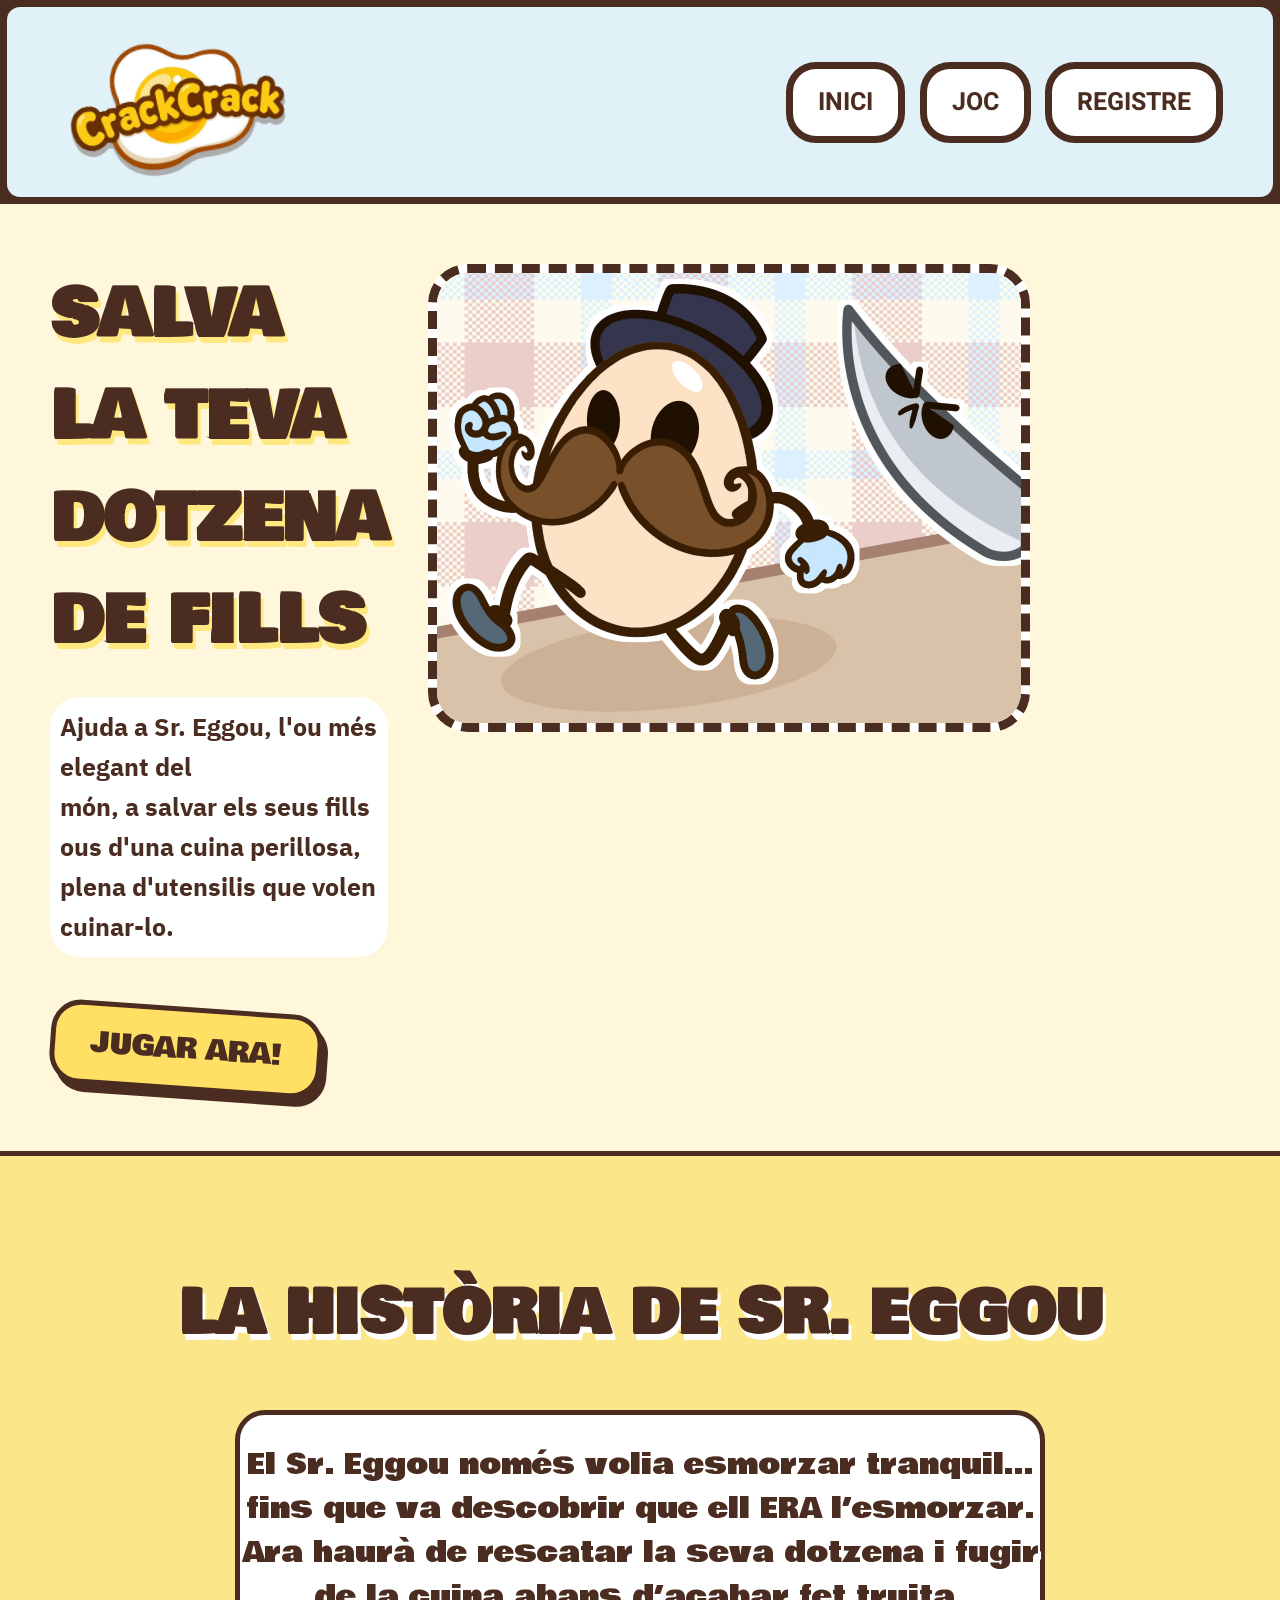
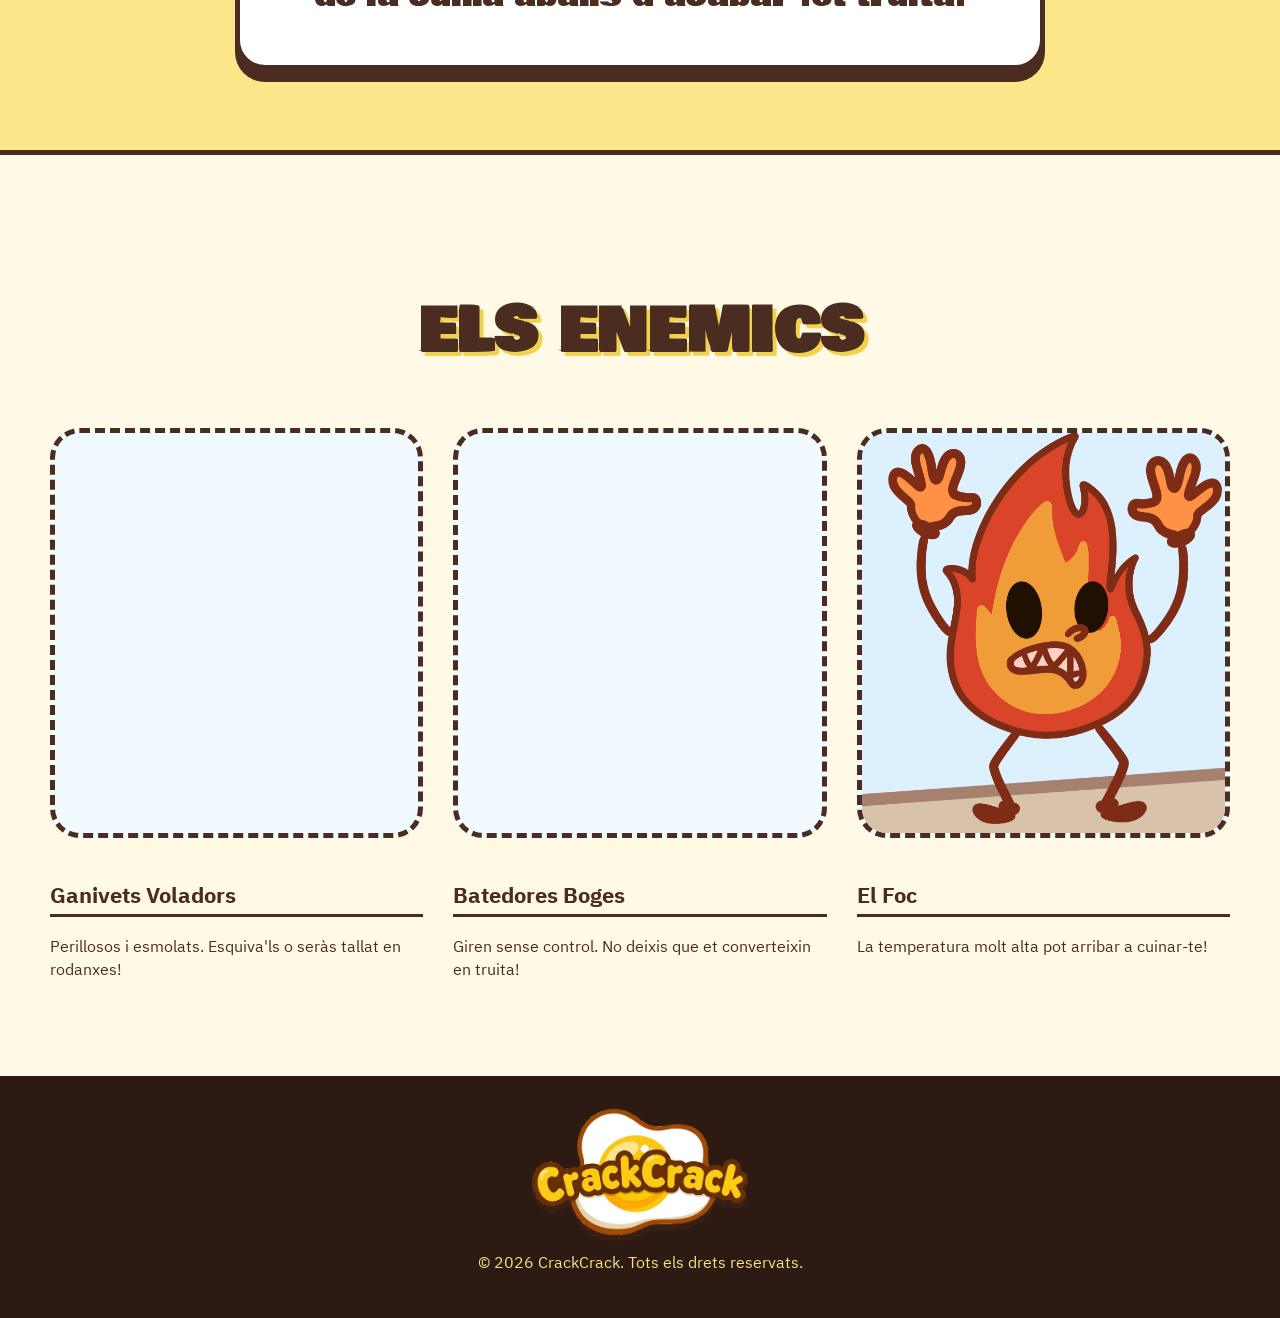
<file: index.html>
<!DOCTYPE html>
<html lang="ca">
<head>
    <meta charset="UTF-8">
    <meta name="viewport" content="width=device-width, initial-scale=1.0">
    <title>Crack Crack - El Joc</title>
    <link rel="stylesheet" href="estils.css">
</head>
<body>

    <header class="header">
        <div class="logo-contenidor">
    <img src="logocrackcrack.png" alt="Logo Crack Crack" class="logo-imatge">
</div>
        <nav class="nav">
            <a href="index.html" class="btn-nav">INICI</a>
            <a href="joc.html" class="btn-nav">JOC</a>
            <a href="contacte.html" class="btn-nav">REGISTRE</a>
        </nav>
    </header>

    <section class="hero">
    <div class="hero-content">
        <h1>SALVA LA TEVA DOTZENA DE FILLS</h1>
        <p>Ajuda a Sr. Eggou, l'ou més elegant del<br>món, a salvar els seus fills ous d'una cuina perillosa, plena d'utensilis que volen cuinar-lo.</p>
        
        <a href="joc.html" class="btn-jugar" onclick="reproduirPop(event)">JUGAR ARA!</a>
    </div>
    
    <div class="image-placeholder">
        <img src="ImatgePresent.jpg">
    </div>
</section>

<audio id="audio-pop" src="pop.mp3"></audio>

<script>
function reproduirPop(event) {
    const so = document.getElementById('audio-pop');
    const desti = event.currentTarget.href;
    
    event.preventDefault();
    
    so.play();
    
    setTimeout(function() {
        window.location.href = desti;
    }, 250); 
}
</script>

    <section class="historia">
        <h2>LA HISTÒRIA DE SR. EGGOU</h2>
        <div class="caixa-gran"><p>El Sr. Eggou només volia esmorzar tranquil… fins que va descobrir que ell ERA l’esmorzar. Ara haurà de rescatar la seva dotzena i fugir de la cuina abans d’acabar fet truita.</div>
    </section>

    <section class="enemics">
        <h2>ELS ENEMICS</h2>
        <div class="grid-enemics">
            <div class="enemic">
                <div class="img-placeholder"></div>
                <h3>Ganivets Voladors</h3>
                <p>Perillosos i esmolats. Esquiva'ls o seràs tallat en rodanxes!</p>
            </div>
            <div class="enemic">
                <div class="img-placeholder"></div>
                <h3>Batedores Boges</h3>
                <p>Giren sense control. No deixis que et converteixin en truita!</p>
            </div>
            <div class="enemic">
                <div class="img-placeholder"><img src="focenemic.jpg" alt="Enemic el Foc" class="img-enemic"></div>
                <h3>El Foc</h3>
                <p>La temperatura molt alta pot arribar a cuinar-te!</p>
            </div>
        </div>
    </section>

    <footer class="footer">
        <img src="logocrackcrack.png" alt="Logo Crack Crack" class="logo-imatge">
        <p>&copy; 2026 CrackCrack. Tots els drets reservats.</p>
    </footer>

    <audio id="so-clack" src="pop.mp3"></audio>

</body>
</html>
</file>
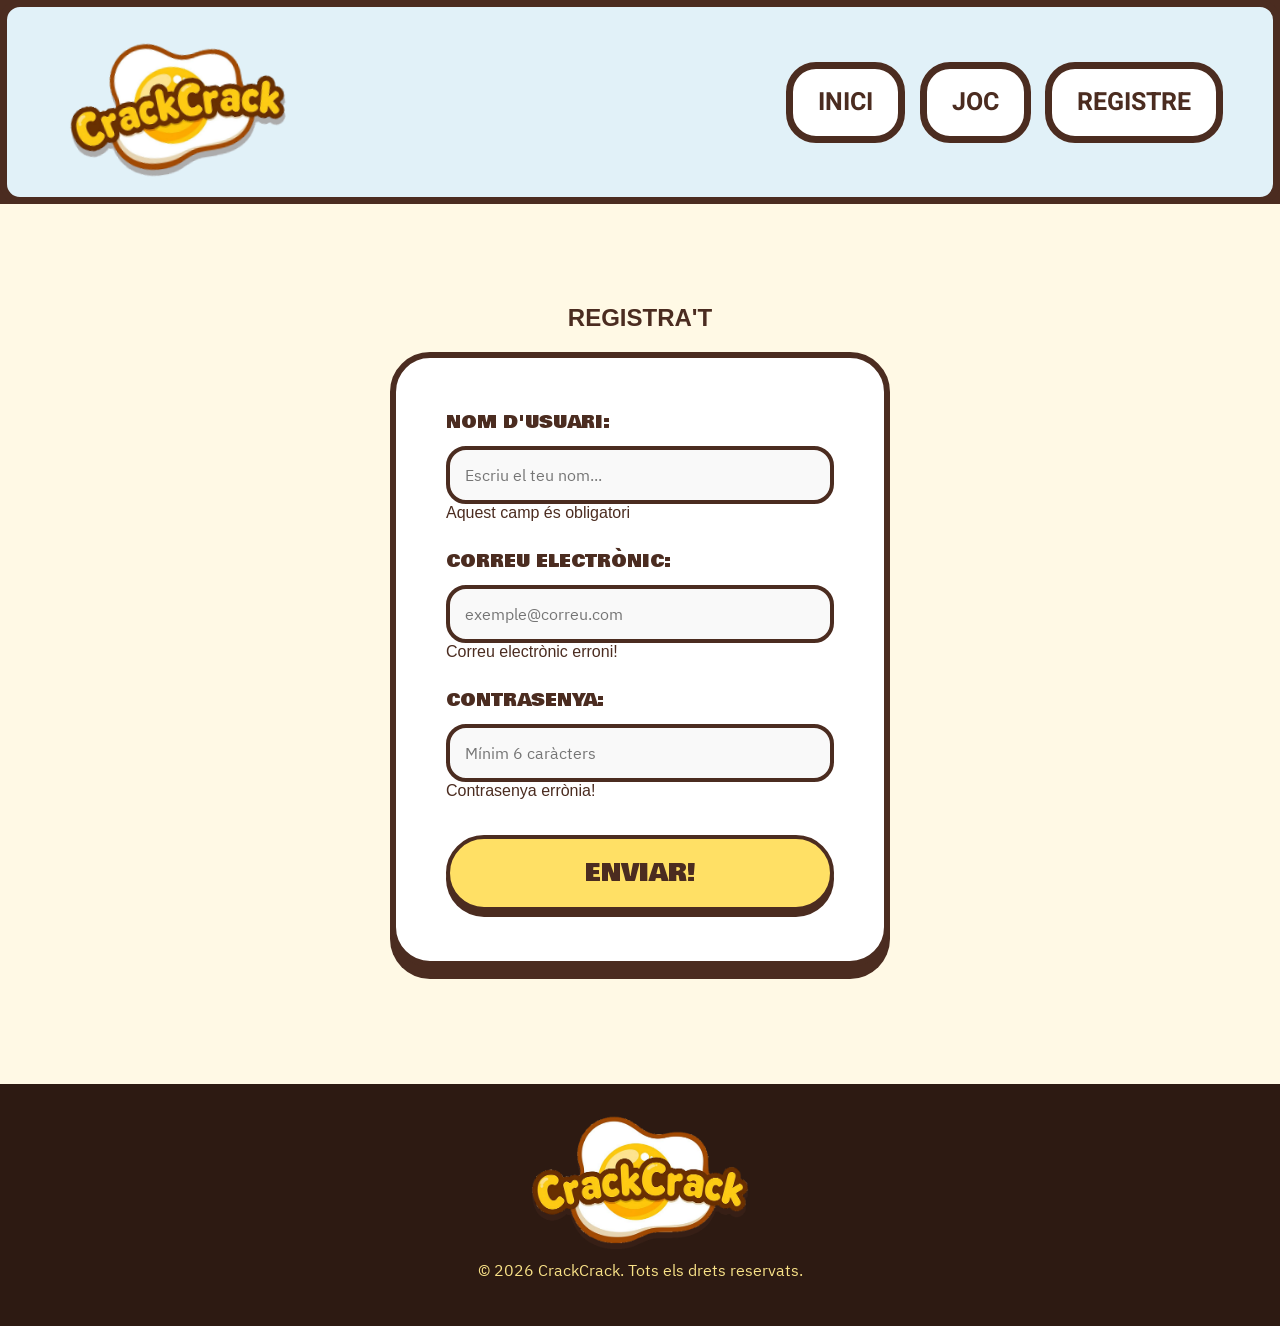
<file: contacte.html>
<!DOCTYPE html>
<html lang="ca">
<head>
    <meta charset="UTF-8">
    <meta name="viewport" content="width=device-width, initial-scale=1.0">
    <title>Crack Crack - El Joc</title>
    <link rel="stylesheet" href="estils.css">
</head>

<body>

    <header class="header">
        <div class="logo-contenidor">
            <img src="logocrackcrack.png" alt="Logo Crack Crack" class="logo-imatge">
        </div>
        <nav class="nav">
            <a href="index.html" class="btn-nav">INICI</a>
            <a href="joc.html" class="btn-nav">JOC</a>
            <a href="contacte.html" class="btn-nav">REGISTRE</a>
        </nav>
    </header>

    <section class="seccio-contacte">
        <h2 class="titol-bowlby">REGISTRA'T</h2>
        <form id="formulari-registre" class="form-estil" novalidate>
            <div class="camp">
                <label for="nom">Nom d'usuari:</label>
                <input type="text" id="nom" placeholder="Escriu el teu nom...">
                <span class="error-msg" id="error-nom">Aquest camp és obligatori</span>
            </div>

            <div class="camp">
                <label for="email">Correu electrònic:</label>
                <input type="email" id="email" placeholder="exemple@correu.com">
                <span class="error-msg" id="error-email">Correu electrònic erroni!</span>
            </div>

            <div class="camp">
                <label for="password">Contrasenya:</label>
                <input type="password" id="password" placeholder="Mínim 6 caràcters">
                <span class="error-msg" id="error-pass">Contrasenya errònia!</span>
            </div>

            <button type="submit" class="btn-enviar">ENVIAR!</button>
        </form>
    </section>

    <footer class="footer">
        <img src="logocrackcrack.png" alt="Logo Crack Crack" class="logo-imatge">
        <p>&copy; 2026 CrackCrack. Tots els drets reservats.</p>
    </footer>

    <script>
        document.getElementById('formulari-registre').addEventListener('submit', function(event) {
            let esValid = true;

            const nom = document.getElementById('nom');
            const errorNom = document.getElementById('error-nom');
            if (nom.value.trim() === "") {
                errorNom.textContent = "Has de posar un nom!";
                errorNom.style.display = "block";
                nom.classList.add('input-error');
                esValid = false;
            } else {
                errorNom.style.display = "none";
                nom.classList.remove('input-error');
            }

            const email = document.getElementById('email');
            const errorEmail = document.getElementById('error-email');
            const emailRegex = /^[^\s@]+@[^\s@]+\.[^\s@]+$/;
            if (!emailRegex.test(email.value)) {
                errorEmail.textContent = "Correu electrònic erroni!";
                errorEmail.style.display = "block";
                email.classList.add('input-error');
                esValid = false;
            } else {
                errorEmail.style.display = "none";
                email.classList.remove('input-error');
            }

            const pass = document.getElementById('password');
            const errorPass = document.getElementById('error-pass');
            if (pass.value.length < 6) {
                errorPass.textContent = "Contrasenya errònia!";
                errorPass.style.display = "block";
                pass.classList.add('input-error');
                esValid = false;
            } else {
                errorPass.style.display = "none";
                pass.classList.remove('input-error');
            }

            if (!esValid) {
                event.preventDefault();
            } else {
                alert("Benvingut a CrackCrack!");
            }
        });
    </script>

</body>
</html>
</file>
<file: estils.css>
@import url('https://fonts.googleapis.com/css2?family=Heebo:wght@400;700&family=Pridi:wght@400;600;700&display=swap');
@import url('https://fonts.googleapis.com/css2?family=Bowlby+One&family=Heebo:wght@400;700&family=Pridi:wght@400;600;700&display=swap');
@import url('https://fonts.googleapis.com/css2?family=Bitcount+Grid+Double+Ink:wght@100..900&family=Bowlby+One&family=IBM+Plex+Sans+Hebrew:wght@100;200;300;400;500;600;700&display=swap');

body {
    margin: 0;
    padding: 0;
    font-family: 'Segoe UI', sans-serif;
    color: #4B2C20;
    background-color: #4B2C20;
}

.header {
    background-color: #E1F1F8;
    padding: 20px 50px;
    display: flex;
    justify-content: space-between;
    align-items: center;
    border: 7px solid #4B2C20;
    border-radius: 20px;
}
.logo-contenidor {
    display: inline-block;
    padding: 10px;
    
    transform: rotate(-9deg); 
}

.logo-imatge {
    height: 130px !important; 
    width: auto !important;
    
    display: block;

    filter: drop-shadow(0 6px 0 #4b2c2059);
}
.btn-nav {
    text-decoration: none;
    color: #4B2C20;
    border: 7px solid #4B2C20;
    padding: 15px 25px;
    border-radius: 30px;
    margin-left: 10px;
    background: white;
    font-family: 'Heebo', sans-serif;
    font-weight: bold;
    font-size: 25px
}

.hero {
    background-color: #fff7dc;
    padding: 60px 50px;
    display: flex;
    gap: 40px;
    border-bottom: 5px solid #4B2C20;
}

.hero-content { 
    flex: 1; 
}

.hero-content h1 {
    font-family: 'Bowlby One';
    font-size: 65px;
    color: #4B2C20;
    text-shadow: 3px 6px 0px #ffe87f;
    margin-top: 0;
    margin-bottom: 20px;
}
.hero-content p {
    font-family: 'IBM Plex Sans Hebrew';
    font-size: 25px;
    font-weight: bold;
    color: #4B2C20;
    line-height: 1.6;
    max-width: 500px;
    margin-bottom: 30px;
    background-color: #feffff;
    padding: 10px;
    border-radius: 30px;
}

.btn-jugar {
    display: inline-block;
    background-color: #ffe065;
    color: #4B2C20;
    padding: 15px 35px;
    text-decoration: none;
    font-family: 'Bowlby One';
    font-size: 28px;
    border: 5px solid #4B2C20;
    border-radius: 30px;
    box-shadow: 6px 8px 0 #4B2C20;
    margin-top: 20px;
    transform: rotate(4deg); 
}

.image-placeholder {
    width: 650px;
    height: 450px;
    background-color: #FFFFFF;
    position: relative;
    
    border: 9px dashed #4B2C20;
    border-radius: 40px;
    margin-right: 200px;
    
    display: flex;
    justify-content: center;
    align-items: center;
    overflow: hidden;
}

.image-placeholder img {
    width: 100%;
    height: 100%;
    
    object-fit: cover;
    
    display: block;
}

.historia {
    font-family: 'Bowlby One';
    font-size: 40px;
    text-shadow:3px 6px 0px#FFFFFF;
    background-color: #FCE68A;
    padding: 60px 20px;
    text-align: center;
    border-bottom: 5px solid #4B2C20;
}

.caixa-gran {
    background: white;
    border: 5px solid #4B2C20;
    box-shadow: 0px 12px 0px #4B2C20;
    height: 250px;
    border-radius: 30px;
    max-width: 800px;
    margin: 20px auto;
    font-family: 'Bowlby One', cursive;
    font-size: 28px;
    color: #4B2C20;
}

.enemics {
    background-color: #FFF9E5;
    padding: 80px 50px;
    text-align: center;
}

.enemics h2 {
    font-family: 'Bowlby One', cursive;
    font-size: 60px;
    color: #4B2C20;
    text-transform: uppercase;
    margin-bottom: 50px;
    text-shadow: 4px 4px 0px #F2D14C; 
}

.grid-enemics {
    display: flex;
    justify-content: center;
    gap: 30px;
    margin-top: 30px;
    max-width: 1200px;
    margin-left: auto;
    margin-right: auto;
}

.enemic {
    flex: 1;
    text-align: left;
}

.img-placeholder {
    background-color: #f0faff;
    border: 5px dashed #4B2C20;
    border-radius: 30px;
    height: 400px;
    margin-bottom: 20px;
}

.enemic h3 {
    font-family: 'IBM Plex Sans Hebrew';
    font-size: 22px;
    color: #4B2C20;
    margin-bottom: 8px;
    border-bottom: 3px solid #4B2C20;
    display: inline-block;
    width: 100%;
    padding-bottom: 5px;
}

.enemic p {
    font-family: 'IBM Plex Sans Hebrew';
    font-size: 16px;
    color: #4B2C20;
    line-height: 1.4;
    margin-top: 10px;
}

.img-placeholder {
    overflow: hidden;
    display: flex;
    justify-content: center;
    align-items: center;
}

.img-placeholder img {
    width: 100%;
    height: 100%;
    object-fit: cover;
    display: block;
}
.seccio-joc {
    background-color: #FFF9E5;
    padding: 20px 20px;
    display: flex;
    justify-content: center;
    align-items: center;
    min-height: 80vh;
}

.contenedor-phaser {
    background-color: #E1F1F8;
    border: 6px solid #4B2C20;
    border-radius: 40px;
    padding: 40px;
    box-shadow: 0 12px 0 #4B2C20;
    position: relative;
}

#game-placeholder {
    width: 800px;
    height: 600px;
    background-color: #fcfcfc;
    border: 5px dashed #4B2C20;
    border-radius: 20px;
    
    display: flex;
    justify-content: center;
    align-items: center;
    color: #4B2C20;
    font-family: 'IBM Plex Sans Hebrew', sans-serif;
    font-weight: bold;
    text-transform: uppercase;
    opacity: 0.6;
}
.footer {
    background-color: #2D1A12;
    color: #F8E187;
    text-align: center;
    padding: 30px;
    display: flex;
    flex-direction: column;
    align-items: center;
    font-family: 'IBM Plex Sans Hebrew';
}

.seccio-contacte {
    background-color: #FFF9E5;
    padding: 80px 20px;
    display: flex;
    flex-direction: column;
    align-items: center;
    min-height: 80vh;
}

.form-estil {
    background-color: #FFFFFF;
    border: 6px solid #4B2C20;
    border-radius: 40px;
    padding: 50px;
    width: 100%;
    max-width: 500px;
    box-shadow: 0 12px 0 #4B2C20;
    box-sizing: border-box;
}

.camp {
    margin-bottom: 25px;
    text-align: left;
}

.camp label {
    display: block;
    font-family: 'Bowlby One', cursive;
    color: #4B2C20;
    font-size: 18px;
    margin-bottom: 10px;
    text-transform: uppercase;
}

.camp input {
    width: 100%;
    padding: 15px;
    border: 4px solid #4B2C20;
    border-radius: 20px;
    font-family: 'IBM Plex Sans Hebrew', sans-serif;
    font-size: 16px;
    background-color: #f9f9f9;
    box-sizing: border-box;
    transition: all 0.2s ease;
}

.camp input:focus {
    outline: none;
    background-color: #E1F1F8;
    border-color: #4B2C20;
}

.btn-enviar {
    width: 100%;
    background-color: #ffe065;
    color: #4B2C20;
    font-family: 'Bowlby One', cursive;
    font-size: 24px;
    padding: 15px;
    border: 4px solid #4B2C20;
    border-radius: 50px;
    cursor: pointer;
    box-shadow: 0 6px 0 #4B2C20;
    transition: all 0.1s;
    margin-top: 10px;
}

.btn-enviar:hover {
    background-color: #ffd94d;
}

.btn-enviar:active {
    transform: translateY(4px);
    box-shadow: 0 2px 0 #4B2C20;
}
</file>
